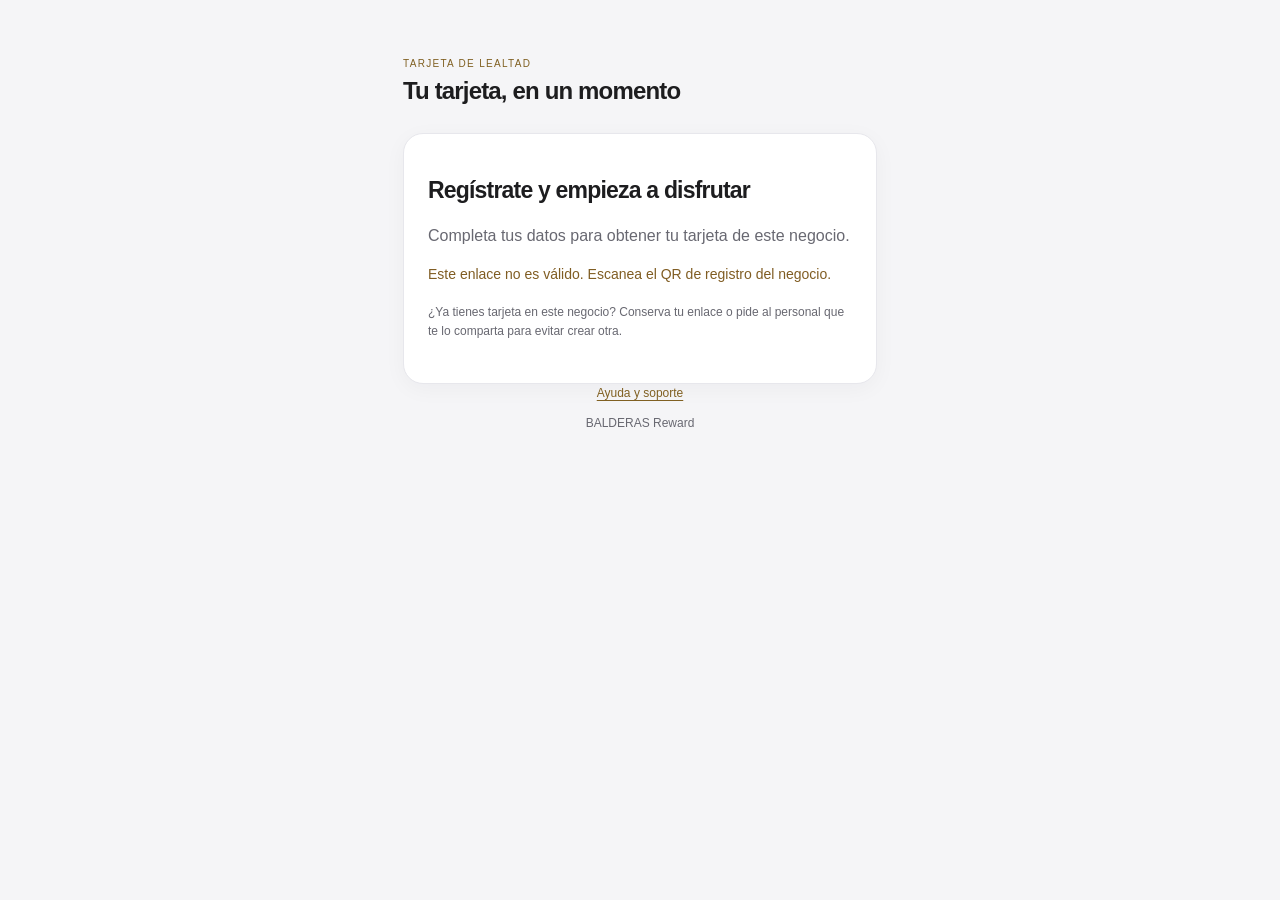
<file: registro.html>
<!doctype html><html lang="es"><head><meta charset="utf-8"><meta name="viewport" content="width=device-width,initial-scale=1"><meta name="referrer" content="no-referrer"><meta name="theme-color" content="#f5f5f7"><title>Obtén tu tarjeta | BALDERAS Reward</title><link rel="stylesheet" href="pearl-theme.css?v=53"><link rel="stylesheet" href="registration.css?v=1"></head>
<body class="registrationPage"><main class="registrationMain">
<header class="registrationBrand"><img id="registrationLogo" alt="" hidden><div><small>TARJETA DE LEALTAD</small><h1 id="registrationBusiness">Tu tarjeta, en un momento</h1></div></header>
<section class="card"><h2>Regístrate y empieza a disfrutar</h2><p class="muted">Completa tus datos para obtener tu tarjeta de este negocio.</p>
<p id="registrationStatus" role="status">Consultando el negocio…</p>
<form id="registrationForm" hidden>
<label for="registrationName">Nombre completo <span>(obligatorio)</span></label><input id="registrationName" name="name" autocomplete="name" minlength="2" maxlength="100" required>
<label for="registrationEmail">Correo electrónico <span>(opcional)</span></label><input id="registrationEmail" name="email" type="email" autocomplete="email" maxlength="254">
<label for="registrationPhone">Teléfono <span>(opcional)</span></label><input id="registrationPhone" name="phone" type="tel" inputmode="tel" autocomplete="tel" maxlength="30">
<div class="registrationHoney" aria-hidden="true"><label>Deja este campo vacío<input name="website" tabindex="-1" autocomplete="off"></label></div>
<p class="registrationNote">El negocio recibirá tus datos para administrar tu tarjeta y tus recompensas. Registrarte no te suscribe a notificaciones: podrás activarlas después desde tu tarjeta.</p>
<button id="registrationSubmit" type="submit">Crear mi tarjeta</button>
</form>
<p id="existingCard" hidden><a id="existingCardLink">Abrir mi tarjeta guardada en este dispositivo</a></p>
<p class="registrationNote">¿Ya tienes tarjeta en este negocio? Conserva tu enlace o pide al personal que te lo comparta para evitar crear otra.</p>
</section><footer><a href="./soporte.html" target="_blank" rel="noopener noreferrer">Ayuda y soporte</a><p>BALDERAS Reward</p></footer>
</main><script src="registro.js?v=1"></script></body></html>
</file>
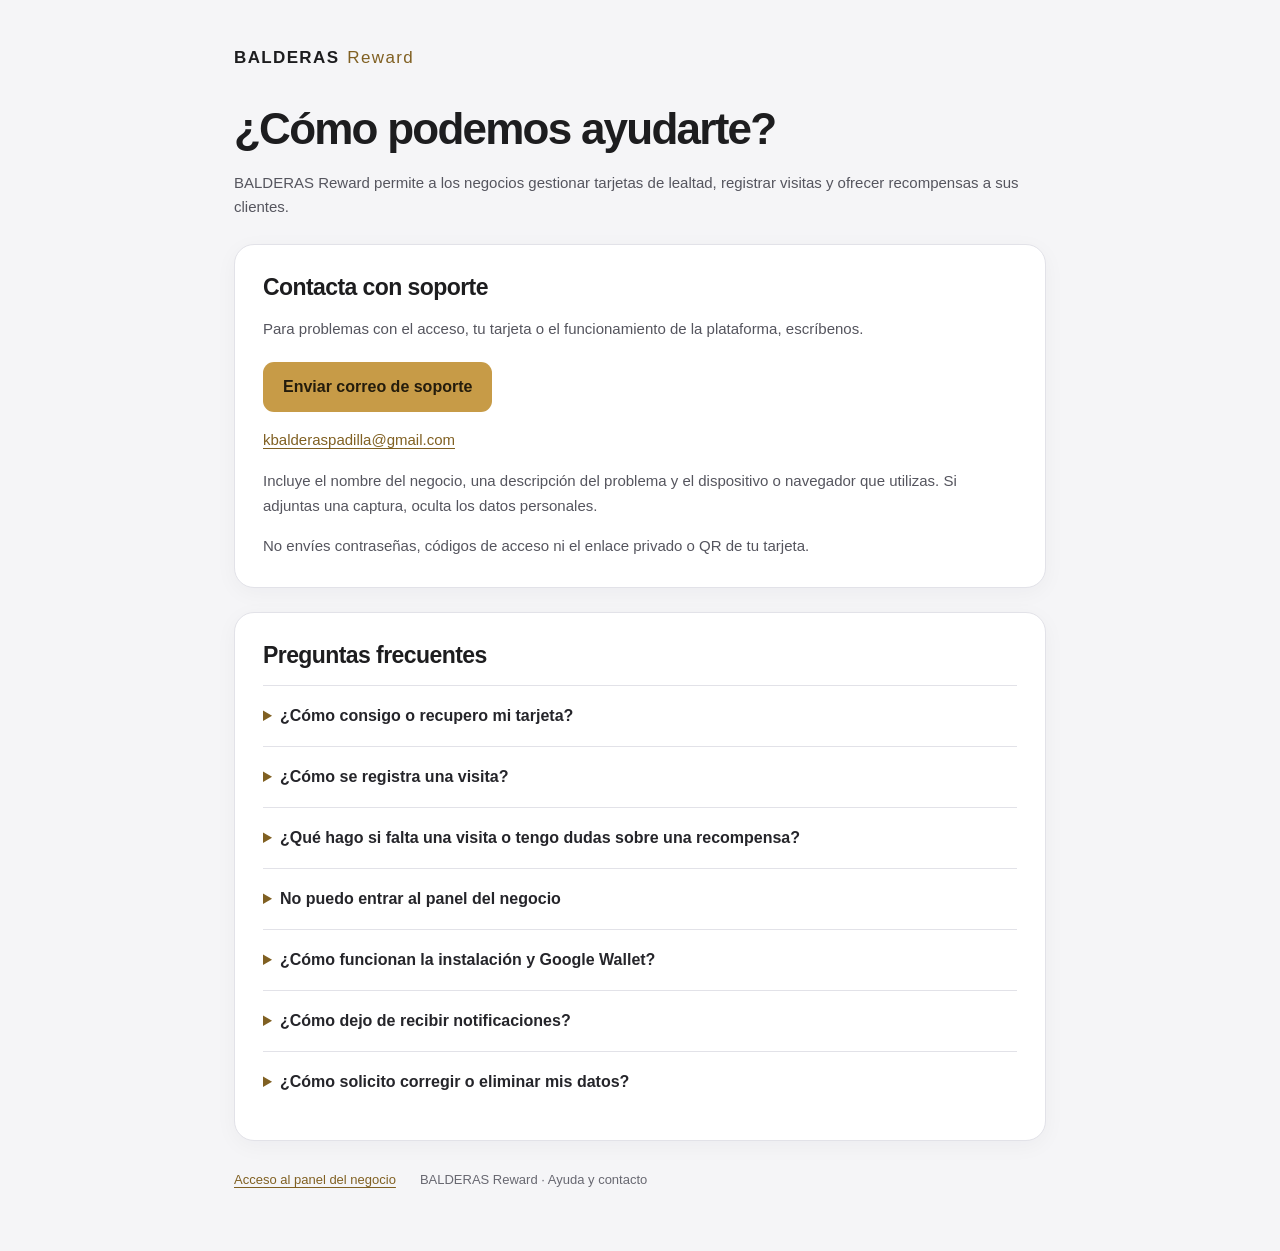
<file: soporte.html>
<!doctype html>
<html lang="es">
<head>
<meta charset="utf-8">
<meta name="viewport" content="width=device-width, initial-scale=1">
<meta name="description" content="Ayuda y contacto de BALDERAS Reward: tarjetas de lealtad, visitas y recompensas.">
<title>Soporte | BALDERAS Reward</title>
<style>
:root{color-scheme:light;background:#f5f5f7;color:#1d1d1f}
.supportPage{margin:0;background:#f5f5f7;color:#1d1d1f;font-family:-apple-system,BlinkMacSystemFont,"Segoe UI",sans-serif;line-height:1.65}
.supportPage main{max-width:860px;margin:auto;padding:44px 24px 60px}
.supportPage .brand{display:flex;align-items:baseline;gap:8px;background:transparent;padding:0;border-radius:0;font-size:17px;font-weight:750;letter-spacing:.08em;color:#1d1d1f}
.supportPage .brand span{color:#806022;font-weight:500}
.supportPage h1{font-size:clamp(30px,6vw,44px);line-height:1.15;letter-spacing:-.04em;margin:32px 0 16px;color:#1d1d1f}
.supportPage h2{font-size:23px;line-height:1.3;letter-spacing:-.025em;margin:0 0 14px;color:#1d1d1f}
.supportPage p{margin:0 0 16px;color:#55555e;font-size:15px;overflow-wrap:anywhere}
.supportPage section{background:#fff;border:1px solid #e2e2e8;border-radius:20px;padding:28px;margin:24px 0;box-shadow:0 5px 22px rgb(25 25 40 / 4%)}
.supportPage a{color:#806022;overflow-wrap:anywhere;text-underline-offset:3px}
.supportPage a:focus-visible,.supportPage summary:focus-visible{outline:3px solid #806022;outline-offset:4px}
.supportPage .button{display:inline-block;background:#c79b47;color:#241c0c;font-weight:650;padding:12px 20px;border-radius:11px;text-decoration:none;margin:4px 0 16px;min-height:44px}
.supportPage .button:hover{background:#b88b36}
.supportPage details{border-top:1px solid #e2e2e8;padding:0}
.supportPage summary{cursor:pointer;font-weight:600;color:#25252a;padding:18px 0;line-height:1.5}
.supportPage summary::marker{color:#806022}
.supportPage details[open] summary{color:#71521c}
.supportPage details p{margin:0 0 20px;padding-left:18px;color:#55555e}
.supportPage section>p:last-child{margin-bottom:0}
.supportPage footer{display:flex;flex-wrap:wrap;gap:12px 24px;font-size:13px;color:#686871;text-align:left;margin-top:28px}
.supportPage footer span{display:inline;margin:0}
@media(max-width:520px){.supportPage main{padding:28px 16px 40px}.supportPage section{padding:22px 18px;border-radius:17px}.supportPage h2{font-size:21px}.supportPage p{font-size:14px}.supportPage summary{font-size:14px}.supportPage .button{display:block;text-align:center}.supportPage .brand{font-size:14px}}
</style>
<link rel="stylesheet" href="pearl-theme.css?v=52">
</head>
<body class="supportPage">
<main>
<div class="brand">BALDERAS <span>Reward</span></div>
<h1>¿Cómo podemos ayudarte?</h1>
<p>BALDERAS Reward permite a los negocios gestionar tarjetas de lealtad, registrar visitas y ofrecer recompensas a sus clientes.</p>
<section aria-labelledby="contacto">
<h2 id="contacto">Contacta con soporte</h2>
<p>Para problemas con el acceso, tu tarjeta o el funcionamiento de la plataforma, escríbenos.</p>
<a class="button" href="mailto:kbalderaspadilla@gmail.com?subject=Soporte%20BALDERAS%20Reward">Enviar correo de soporte</a>
<p><a href="mailto:kbalderaspadilla@gmail.com">kbalderaspadilla@gmail.com</a></p>
<p>Incluye el nombre del negocio, una descripción del problema y el dispositivo o navegador que utilizas. Si adjuntas una captura, oculta los datos personales.</p>
<p>No envíes contraseñas, códigos de acceso ni el enlace privado o QR de tu tarjeta.</p>
</section>
<section aria-labelledby="ayuda">
<h2 id="ayuda">Preguntas frecuentes</h2>
<details><summary>¿Cómo consigo o recupero mi tarjeta?</summary><p>Pide al negocio donde te registraste que te comparta tu tarjeta de cliente. Conserva su enlace para consultar tus visitas y recompensas.</p></details>
<details><summary>¿Cómo se registra una visita?</summary><p>Presenta el QR de tu tarjeta al personal autorizado del negocio. El personal debe confirmar la visita para que se registre.</p></details>
<details><summary>¿Qué hago si falta una visita o tengo dudas sobre una recompensa?</summary><p>Contacta primero con el negocio: su personal gestiona tus visitas, los requisitos y el canje de recompensas. Si hay un problema técnico, escribe a nuestro correo de soporte.</p></details>
<details><summary>No puedo entrar al panel del negocio</summary><p>Utiliza “Olvidé mi contraseña” en la pantalla de acceso y revisa tu correo, incluida la carpeta de spam. Si el problema continúa, contacta con soporte.</p></details>
<details><summary>¿Cómo funcionan la instalación y Google Wallet?</summary><p>Si tu tarjeta muestra opciones de instalación o Google Wallet, sigue las instrucciones que aparecen al pulsarlas. La disponibilidad depende del dispositivo y de la configuración del servicio. En iPhone y iPad, la tarjeta instalable es una aplicación web; no es un pase de Apple Wallet.</p></details>
<details><summary>¿Cómo dejo de recibir notificaciones?</summary><p>Si activaste las notificaciones de tu tarjeta web, ábrela y utiliza “Dejar de recibir notificaciones”. También puedes administrar los permisos desde tu navegador o dispositivo. Las notificaciones de Google Wallet se gestionan por separado en sus ajustes.</p></details>
<details><summary>¿Cómo solicito corregir o eliminar mis datos?</summary><p>Contacta con el negocio donde te registraste o escribe al correo de soporte indicando tu solicitud y el nombre del negocio. Te orientaremos sobre los pasos necesarios para verificar y atender tu petición.</p></details>
</section>
<footer><a href="./index.html">Acceso al panel del negocio</a><span>BALDERAS Reward · Ayuda y contacto</span></footer>
</main>
</body>
</html>
</file>
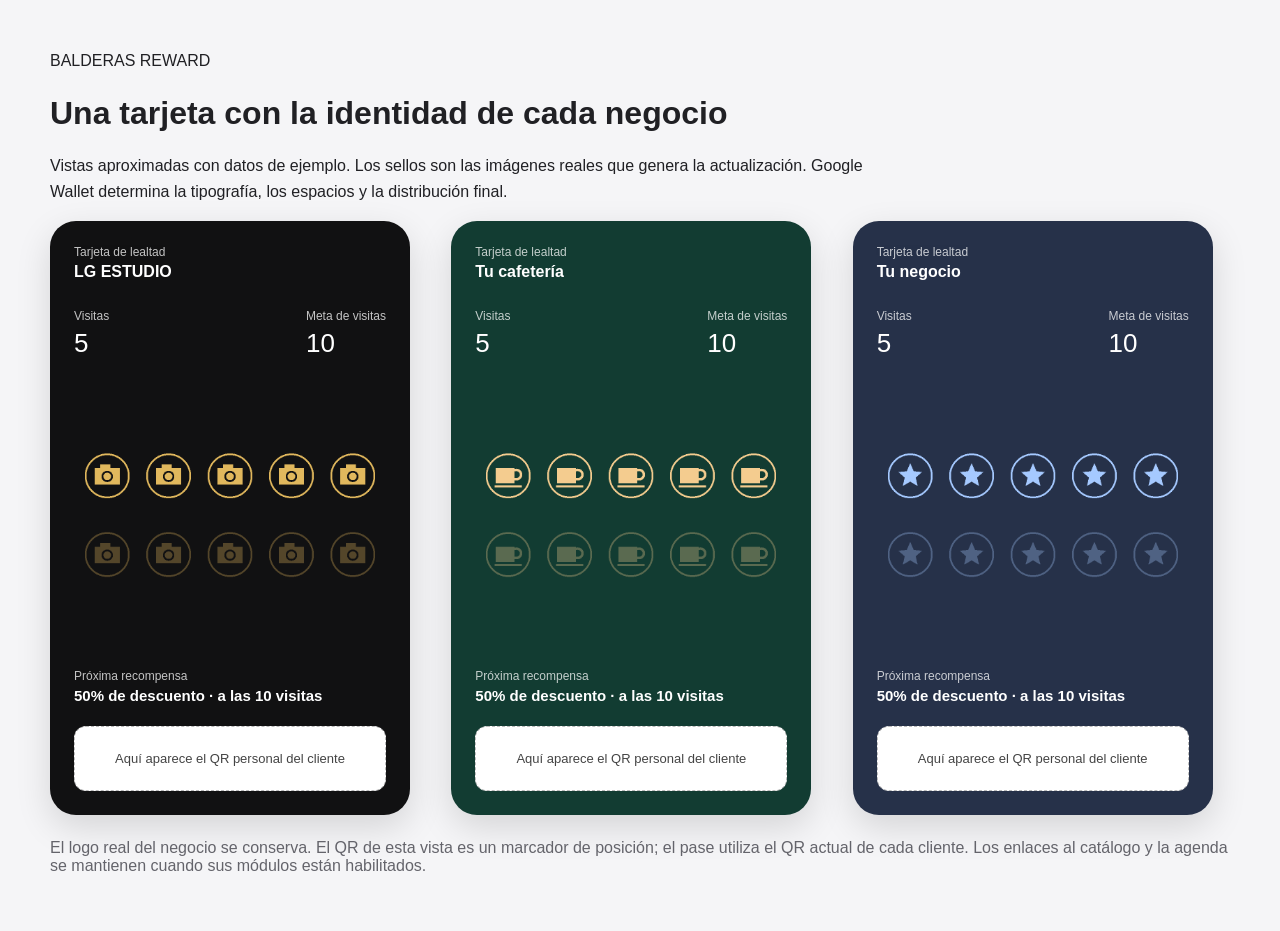
<file: docs/wallet-design/VISTA-PREVIA.html>
<!doctype html><html lang="es"><meta charset="utf-8"><meta name="viewport" content="width=device-width,initial-scale=1"><title>Diseño Wallet · BALDERAS Reward</title><style>.walletPreview{max-width:360px;margin:20px auto;border-radius:26px;overflow:hidden;box-shadow:0 12px 35px #0002;font-family:Arial,sans-serif;text-align:left}
.walletPreview header{display:flex;align-items:center;gap:12px;padding:22px 24px 12px}.walletPreview header img{width:46px;height:46px;object-fit:contain;border-radius:50%;background:#fff}
.walletPreview small{display:block;opacity:.75;font-size:12px;line-height:1.5}.walletPreview strong{display:block;line-height:1.4;overflow-wrap:anywhere}
.walletNumbers{display:flex;justify-content:space-between;padding:12px 24px}.walletNumbers strong{font-size:26px;font-weight:500}
#walletPreviewArt{display:block;width:100%;height:auto;aspect-ratio:1032/812;object-fit:contain}
.walletReward{padding:10px 24px 20px}.walletReward strong{font-size:15px}.walletQrExample{background:#fff;color:#444;border-radius:12px;margin:0 24px 24px;padding:24px;text-align:center;font-size:13px;border:1px dashed #bbb}
body{background:#f5f5f7;color:#202024;font:16px Arial;margin:0;padding:32px}main{max-width:1180px;margin:auto}.grid{display:grid;grid-template-columns:repeat(auto-fit,minmax(270px,1fr));gap:24px}.walletPreview{width:100%;margin:0;align-self:start}h1{font-size:32px}p{line-height:1.6;max-width:850px}footer{margin:24px 0;color:#64646b}</style><main><p>BALDERAS REWARD</p><h1>Una tarjeta con la identidad de cada negocio</h1><p>Vistas aproximadas con datos de ejemplo. Los sellos son las imágenes reales que genera la actualización. Google Wallet determina la tipografía, los espacios y la distribución final.</p><div class="grid"><article class="walletPreview" style="background:#111112;color:white"><header><div><small>Tarjeta de lealtad</small><strong>LG ESTUDIO</strong></div></header><div class="walletNumbers"><div><small>Visitas</small><strong>5</strong></div><div><small>Meta de visitas</small><strong>10</strong></div></div><img style="width:100%;display:block" src="[data-uri]" alt="Cinco sellos de diez"><div class="walletReward"><small>Próxima recompensa</small><strong>50% de descuento · a las 10 visitas</strong></div><div class="walletQrExample">Aquí aparece el QR personal del cliente</div></article><article class="walletPreview" style="background:#123c32;color:white"><header><div><small>Tarjeta de lealtad</small><strong>Tu cafetería</strong></div></header><div class="walletNumbers"><div><small>Visitas</small><strong>5</strong></div><div><small>Meta de visitas</small><strong>10</strong></div></div><img style="width:100%;display:block" src="[data-uri]" alt="Cinco sellos de diez"><div class="walletReward"><small>Próxima recompensa</small><strong>50% de descuento · a las 10 visitas</strong></div><div class="walletQrExample">Aquí aparece el QR personal del cliente</div></article><article class="walletPreview" style="background:#263149;color:white"><header><div><small>Tarjeta de lealtad</small><strong>Tu negocio</strong></div></header><div class="walletNumbers"><div><small>Visitas</small><strong>5</strong></div><div><small>Meta de visitas</small><strong>10</strong></div></div><img style="width:100%;display:block" src="[data-uri]" alt="Cinco sellos de diez"><div class="walletReward"><small>Próxima recompensa</small><strong>50% de descuento · a las 10 visitas</strong></div><div class="walletQrExample">Aquí aparece el QR personal del cliente</div></article></div><footer>El logo real del negocio se conserva. El QR de esta vista es un marcador de posición; el pase utiliza el QR actual de cada cliente. Los enlaces al catálogo y la agenda se mantienen cuando sus módulos están habilitados.</footer></main></html>
</file>
<file: pearl-theme.css>
:root{--pearl:#f5f5f7;--paper:#fff;--ink:#1d1d1f;--muted:#686871;--line:#e7e7ec;--gold:#c79b47;--gold-ink:#806022;--gold-soft:#f7f0e2;--green:#24734c;--shadow:0 5px 22px rgb(25 25 40 / 4%);color-scheme:light}
*{box-sizing:border-box}body{background:var(--pearl);color:var(--ink);font-family:-apple-system,BlinkMacSystemFont,"Segoe UI",sans-serif;line-height:1.5;-webkit-font-smoothing:antialiased}button,input,textarea,select{font:inherit}button{font-size:14px;font-weight:600;border-radius:12px;min-height:44px;padding:11px 16px;background:var(--gold);color:#241c0c;transition:background .15s,box-shadow .15s}button:hover{filter:brightness(.96)}button:disabled{opacity:.55;cursor:not-allowed}button:focus-visible,a:focus-visible,summary:focus-visible{outline:3px solid #a17b32;outline-offset:3px}[hidden]{display:none!important}a{color:var(--gold-ink);text-underline-offset:3px}h1,h2,h3{color:var(--ink);letter-spacing:-.035em;line-height:1.2}h1{font-size:32px}h2{font-size:21px}p{overflow-wrap:anywhere}small{font-size:12px}.muted,#status,#msg,.message{color:var(--muted)}input,select,textarea,#rewardEditorForm textarea{background:#fafafb;color:var(--ink);border:1px solid #dcdce3;border-radius:11px;padding:12px;font-size:16px;max-width:100%}input:focus,select:focus,textarea:focus{outline:2px solid #b28b40;outline-offset:1px}input[type=checkbox],input[type=radio]{width:auto;accent-color:#957027}input[type=color]{min-height:45px;width:100%;padding:4px}label{color:#50505a;font-size:13px;font-weight:600}textarea{min-height:90px;width:100%}.secondary{background:#f1f1f5;color:#383840;border:1px solid var(--line)}.card,.stats>div{background:var(--paper);border:1px solid var(--line);box-shadow:var(--shadow);border-radius:20px;padding:24px}.badge,.rolePill{background:var(--gold-soft);color:var(--gold-ink);border-radius:9px;padding:5px 10px;font-size:12px;font-weight:600}.stars,.rewardStars{color:var(--gold-ink)}.item{border-color:var(--line)}.row,.sectionhead{flex-wrap:wrap}.sectionhead h2{margin:0}.sectionhead{margin-bottom:16px}.sectionToggle{font-weight:650}.sectionToggle:disabled{opacity:1}.sectionToggle span{font-size:14px;color:var(--muted)}
/* A single theme also covers administration, recovery, and visits. */
dialog,#rewardManagerDialog,#ownerAssignmentDialog,#visitHistoryDialog,.experienceDialog,.adminModalBox{background:var(--paper);color:var(--ink);border:1px solid var(--line);border-radius:22px;box-shadow:0 25px 80px #2223;max-height:90dvh;overflow:auto}dialog::backdrop,.experienceDialog::backdrop,#rewardManagerDialog::backdrop,#ownerAssignmentDialog::backdrop,#visitHistoryDialog::backdrop{background:#24263266;backdrop-filter:blur(4px)}.adminModal{background:#24263266;backdrop-filter:blur(4px)}.adminModalBox{padding:28px}.adminModalHeader h2,.eyebrow,.businessAdminName,.businessStatus{color:var(--gold-ink)}.businessAdminItem,.ownerAdminItem,.staffItem,.rewardProgress,.rewardCard,.brandingPreview{background:#fafafb;border-color:var(--line);color:var(--ink)}.businessAdminItem{padding:18px}.businessAdminItem button{margin:4px}.businessStatus.ownerActive,.rewardState.ready,.rewardAvailable{color:var(--green)}.businessStatus.ownerInactive{color:#ac3131}.businessAdminMeta,.rewardCounter,.rewardDescription{color:var(--muted)}.closeAdminButton{background:#f0f0f4;color:#333}.dangerButton{background:#fae9e9;color:#a42525}.historyTable th,.historyTable td{border-color:var(--line)}.historyTable th{background:#f5f5f7}.adminMenu{gap:10px}#rewardEditorForm,#progressDesignForm{border-color:var(--line)}.rewardAvailable{background:#eaf5ed;border-radius:10px}.redeemButton{background:var(--gold);color:#241c0c}.experienceDialog details{border-bottom:1px solid var(--line)}.experienceDialog summary{font-size:16px}.experienceDialog .sectionhead{align-items:center}#businessManageModal button[aria-pressed=true]{border-color:var(--gold);color:var(--gold-ink)}
/* Workspace */
.dashboardPage main{max-width:1440px;padding:32px 36px;margin:auto}.dashboardPage main>header{letter-spacing:.08em;color:var(--ink);max-width:450px;margin:36px auto 26px}.dashboardPage main>header span{color:var(--gold-ink)}.dashboardPage:has(#app:not([hidden])) main{padding-left:268px}.dashboardPage:has(#app:not([hidden])) main>header{display:none}.workspaceSidebar{position:fixed;left:0;top:0;bottom:0;width:236px;background:#f8f8fa;border-right:1px solid var(--line);padding:32px 18px;display:flex;flex-direction:column;z-index:5;overflow:auto}.sideBrand{display:flex;align-items:center;gap:12px;margin:0 10px 36px}.brandMonogram{font-family:Georgia,serif;font-size:36px;color:var(--gold-ink);letter-spacing:-5px;padding-right:5px}.sideBrand strong{font-size:14px;letter-spacing:.06em}.sideBrand strong span{display:block;font-weight:400;color:var(--gold-ink);letter-spacing:.02em}.businessSlot{padding:0 12px 20px}.businessSlot small{display:block;color:var(--muted);font-size:10px;letter-spacing:.13em;margin-bottom:10px}#sideBusinessName{font-weight:650;font-size:15px;overflow-wrap:anywhere;margin-bottom:10px}#businessSelector{width:100%;font-size:13px;margin-bottom:12px}.workspaceSidebar nav{display:grid;gap:6px}.workspaceSidebar nav button{display:flex;align-items:center;gap:13px;background:transparent;color:#44444b;text-align:left;width:100%;font-size:14px;font-weight:500;padding:12px 14px}.workspaceSidebar nav button[aria-current=page]{background:#eee9dd;color:#6e501c;font-weight:650}.workspaceSidebar svg{width:20px;height:20px;flex:none}.sideFooter{margin-top:auto;padding:38px 12px 0;font-size:11px;color:var(--muted)}.top{margin:10px 0 24px;align-items:flex-start}.top h1{margin:3px 0 6px}.pageEyebrow{font-size:10px;letter-spacing:.16em;color:var(--gold-ink);font-weight:700;margin:0}.pageSubtitle{color:var(--muted);font-size:15px;margin:0}.workspaceTools{display:flex;justify-content:flex-end;margin-bottom:16px}#quickNewClient{background:#242426;color:white}.stats{gap:18px;margin-bottom:24px}.stats>div{position:relative;text-align:left;display:flex;flex-direction:column;padding:22px 24px;min-height:126px}.stats b{font-size:38px;line-height:1.1;color:var(--ink);letter-spacing:-.04em;margin-top:8px;order:1}.stats small{font-size:13px;color:var(--muted)}.stats #visitPeriod{position:absolute;right:12px;bottom:12px;width:auto;font-size:11px;padding:5px 7px;border-radius:8px;min-height:28px}.stats .visitStat{padding-right:86px}#businessWorkspace>.card{margin:20px 0}.workspaceOff{display:none!important}.customerSearch{display:flex;align-items:center;gap:16px;background:#f8f8fa;border-radius:12px;padding:0 12px;margin:14px 0}.customerSearch span{white-space:nowrap;font-weight:400}.customerSearch input{background:transparent;border:none;margin:0;font-size:14px}.customerSearch input:focus{outline:none}.customerSearch:focus-within{outline:2px solid var(--gold)}#customers>.item{padding:0;border-bottom:1px solid var(--line);border-top:0}#customers>.item:last-child{border-bottom:0}.customerDetails>summary{list-style:none;display:flex;align-items:center;gap:12px;padding:18px 0;cursor:pointer}.customerDetails>summary::-webkit-details-marker{display:none}.customerAvatar{width:40px;height:40px;display:grid;place-items:center;flex:none;background:#efe8da;color:#7b5b25;font-weight:600;font-size:13px;border-radius:50%}.customerDetails:nth-child(2n) .customerAvatar{background:#e9eef5}.customerDetails>summary>.row{flex:1;min-width:0}.customerDetails>summary .row>div{min-width:0}.customerDetails>summary b{font-size:14px;overflow-wrap:anywhere}.customerDetails>summary .muted{font-size:12px}.customerDetails>summary:after{content:'›';font-size:23px;color:#73737b;margin-left:8px}.customerDetails[open]>summary:after{transform:rotate(90deg)}.customerDetailBody{padding:0 0 22px 52px}.customerDetailBody .stars{font-size:22px}.customerDetailBody .rewardProgress{border:1px solid var(--line);border-radius:14px;padding:16px;margin:10px 0}.customerDetailBody .rewardTitle{color:var(--ink);font-size:15px}.customerDetailBody .rewardStars{font-size:19px}.customerDetailBody .customerActions button{min-width:120px;font-size:12px}.customerDetails summary .badge{min-width:65px;text-align:center}.customerDetails summary .customerBar{height:5px;width:90px;border-radius:4px;background:#ededf0;overflow:hidden}.customerBar i{display:block;background:var(--gold);height:100%;border-radius:4px}.quickCards{display:grid;grid-template-columns:1fr 1fr;gap:20px}.quickCards .card{margin:0}.quickCards p{font-size:14px;color:var(--muted)}.quickCards button{margin-top:6px}.quickCards h2{font-size:18px}#staffSection .item{padding:16px 0}.dashboardPage #login{max-width:450px;margin:0 auto 40px;padding:36px}.loginMark{display:grid;place-items:center;background:var(--gold-soft);color:var(--gold-ink);font:32px Georgia,serif;width:66px;height:66px;border-radius:18px;margin-bottom:24px}#login h1{font-size:28px}#login label{display:block;margin-top:18px}#login form>button{width:100%;margin-top:12px}#login #forgotPassword{background:transparent;border:none;color:var(--gold-ink)}
/* Loyalty card */
.customerPage{background:var(--pearl);color:var(--ink)}.cardPage{max-width:490px;padding:28px 20px 40px}.brand{display:grid;grid-template-columns:auto 1fr;column-gap:14px;align-items:center;text-align:left;background:#ffffffed;padding:16px;border-radius:18px}.brand .logoBox{grid-row:1/3;width:54px;height:54px;border-radius:50%;box-shadow:none;padding:4px;border:1px solid var(--line)}.brand .logoBox img{width:100%;height:100%;object-fit:contain}.brand:has(.logoBox[hidden]){grid-template-columns:1fr}.brand #businessName{color:var(--ink);font-size:15px;letter-spacing:.1em;font-weight:700}.brand .loyaltyLabel{font-size:10px;color:var(--muted);letter-spacing:.06em;margin:0}#cardWelcomeText{font-size:13px;color:#53535c;margin:14px 4px}.customerCard{background:#fff;border:1px solid var(--line);box-shadow:var(--shadow);border-radius:22px;text-align:left;padding:24px;margin-top:20px}.customerCard .welcome{font-size:14px;color:var(--muted)}.customerCard h1{font-size:28px;margin:2px 0 12px;color:var(--ink)}.activeBadge{background:#edf6f0;color:var(--green);font-size:10px;letter-spacing:0;text-transform:none}.mainCounter{color:var(--ink);font-size:38px;letter-spacing:-.04em;margin-top:18px}.mainStars{font-size:clamp(18px,5vw,27px);margin-top:22px;letter-spacing:1px;color:var(--gold-ink)}.availableText{color:var(--muted);font-size:12px;letter-spacing:0}.progressSection{margin-top:24px}.sectionTitle{text-align:left;font-size:18px;color:var(--ink);letter-spacing:-.02em;text-transform:none;margin:0 4px 12px}.reward{background:#fff;border:1px solid var(--line);box-shadow:var(--shadow);padding:20px;border-radius:18px}.reward.unlocked{background:#fcf7ed;border-color:#eddfbf;box-shadow:none}.reward #rewardName,.reward .rewardName{color:var(--ink);font-size:16px}.rewardDescription{color:var(--muted);font-size:13px}.rewardStars{font-size:21px}.rewardCounter{font-size:12px;color:var(--muted)}.rewardAvailable{font-size:11px;letter-spacing:0;padding:9px}.qrSection{background:#fff;border:1px solid var(--line);box-shadow:var(--shadow);padding:24px 18px;border-radius:20px;margin-top:24px}.qrTitle{color:var(--ink);font-size:18px;font-weight:650;letter-spacing:-.02em}.qrText{color:var(--muted);font-size:12px}.qrBox{border-radius:12px;padding:8px}#checkinLink:not([hidden]){color:var(--gold-ink);font-size:13px;margin:14px auto 0;display:block;text-align:center;max-width:100%}.qrSecurity{color:var(--muted);font-size:10px}#cardExperience{margin-top:28px}#cardExperience h2{font-size:19px}#cardExperience button{background:#fff;color:var(--gold-ink);border:1px solid #c5aa74;font-weight:600;min-height:48px}#cardExperience button:hover{background:var(--gold-soft)}#cardExperienceMessage{color:var(--muted);font-size:13px}footer{color:var(--muted)}footer strong{color:#55555e}footer strong b{color:var(--gold-ink)}
@media(min-width:1500px){.workspaceSidebar{left:calc((100vw - 1440px)/2)}}
@media(max-width:1000px){.dashboardPage main{padding:24px}.dashboardPage:has(#app:not([hidden])) main{padding-left:226px}.workspaceSidebar{width:202px;padding:24px 12px}.sideBrand{margin-left:4px;gap:8px}.stats{gap:10px}.stats>div{padding:18px 14px}.sectionhead{gap:8px}.sectionhead button{font-size:12px}.stats b{font-size:32px}}
@media(max-width:720px){.dashboardPage:has(#app:not([hidden])) main{padding:0 16px 28px}.workspaceSidebar{position:relative;width:auto;left:auto;top:auto;bottom:auto;margin:0 -16px 24px;padding:18px 16px 12px;border-right:0;border-bottom:1px solid var(--line);overflow:visible}.sideBrand{margin:0 0 16px}.sideBrand strong span{display:inline;margin-left:4px}.brandMonogram{font-size:26px}.businessSlot{padding:0 0 12px;display:flex;align-items:center;flex-wrap:wrap;gap:8px}.businessSlot small{display:none}#sideBusinessName{font-size:12px;margin:0}#businessSelector{width:auto;max-width:220px;margin:0;min-height:36px;padding:6px}.rolePill{margin-left:auto;font-size:10px}.workspaceSidebar nav{display:flex;overflow-x:auto;gap:4px;padding-bottom:4px}.workspaceSidebar nav button{flex:0 0 auto;width:auto;gap:7px;padding:9px 11px;font-size:12px;min-height:44px}.workspaceSidebar nav svg{width:16px;height:16px}.sideFooter{display:none}.top h1{font-size:28px}.top{margin:0 0 18px}.pageSubtitle{font-size:13px}.top #logout{min-height:36px;font-size:12px;padding:7px 11px}.stats{gap:8px}.stats>div{padding:16px 10px;min-height:132px}.stats small{font-size:11px}.stats b{font-size:29px}.stats .visitStat{padding-right:10px}.stats #visitPeriod{position:static;align-self:flex-start;margin-top:8px;order:2}.card{padding:18px;border-radius:17px}.workspaceTools{margin-bottom:14px}#quickNewClient{font-size:13px}.quickCards{grid-template-columns:1fr}.customerDetails>summary{gap:9px}.customerAvatar{width:34px;height:34px;font-size:11px}.customerDetails>summary .row{gap:7px}.customerDetails summary .customerBar{display:none}.customerDetailBody{padding-left:0}.customerSearch{display:block;padding:8px 12px}.customerSearch span{font-size:11px}.customerSearch input{font-size:14px;padding:5px 0}.customerDetails>summary b{font-size:13px}.sectionhead h2{font-size:19px}.sectionhead .compact{font-size:11px;min-height:38px;padding:8px}.adminModalBox{padding:20px;width:calc(100% - 24px);max-height:92dvh}.adminModal{padding:12px}.adminModalHeader h2{font-size:22px}.dashboardPage #login{padding:26px}.dashboardPage main>header{margin-top:24px;font-size:14px}.cardPage{padding:18px 14px 32px}.historyFilters{display:grid;grid-template-columns:1fr}.customerActions button{flex:1 1 130px}.brand .logoBox{width:46px;height:46px}.customerCard{padding:22px}.mainStars{overflow-wrap:anywhere}}
@media(prefers-reduced-motion:reduce){*{transition:none!important;scroll-behavior:auto!important}}
/* Legacy containers inherit the same light surfaces. */
.inviteCard,#superAdminSection,.staffCard,.businessAdminInfo div{background:#fff;color:var(--ink);border-color:var(--line)}#superAdminSection h2,.businessAdminTop strong{color:var(--ink)}#visitPeriod{background:#f6f4ef;color:var(--gold-ink);border-color:#e2dacb}.stats .visitStat{align-items:flex-start}.businessAdminInfo div{background:#f5f5f7}#newBusinessForm label,#addStaffForm label{color:var(--muted)}.inviteCard{box-shadow:var(--shadow)}.customerPage #mainStars{color:var(--gold-ink)}

/* Support is available for every role and from the public card. */
.workspaceSidebar nav .supportNav{display:flex;align-items:center;gap:13px;padding:12px 14px;min-height:44px;border-radius:12px;font-size:14px;color:#44444b;text-decoration:none;white-space:nowrap}.workspaceSidebar nav .supportNav:hover{background:#eee9dd;color:#6e501c}.supportLink{display:inline-block;padding:10px 12px;min-height:44px;font-size:13px;font-weight:600;color:#806022;text-underline-offset:3px}.cardSupport{margin:16px 0 0}.loginSupport{text-align:center;margin:12px 0 0}@media(max-width:720px){.workspaceSidebar nav .supportNav{flex:0 0 auto;gap:7px;padding:9px 11px;font-size:12px}}
</file>
<file: registration.css>
.registrationMain{max-width:510px;margin:auto;padding:32px 18px}.registrationBrand{display:flex;align-items:center;gap:14px;margin:10px 0 24px}.registrationBrand img{height:56px;width:56px;object-fit:contain;background:white;padding:5px;border-radius:15px}.registrationBrand h1{font-size:24px;margin:3px 0}.registrationBrand small{font-size:10px;letter-spacing:.13em;color:#806022}.registrationMain h2{font-size:23px}.registrationMain .card{padding:24px}.registrationMain label{display:block;margin:16px 0 5px}.registrationMain label span{font-weight:400;color:#686871}.registrationMain input{width:100%;margin:0}.registrationNote{font-size:12px;color:#686871;margin:18px 0;line-height:1.6}.registrationMain form button{width:100%;margin-top:4px}.registrationMain footer{text-align:center;font-size:12px}.registrationHoney{position:absolute;width:1px;height:1px;overflow:hidden;clip-path:inset(50%)}#registrationStatus{color:#805d23;font-size:14px;overflow-wrap:anywhere}#registrationStatus:empty{display:none}#existingCard{font-size:13px}.registrationQrDialog{width:min(530px,94vw);padding:24px}.registrationQrDialog #businessRegistrationQR{display:flex;justify-content:center;padding:20px;background:white;border-radius:16px}.registrationQrDialog #businessRegistrationQR img,.registrationQrDialog #businessRegistrationQR canvas{max-width:100%;height:auto}.registrationQrDialog input{width:100%;font-size:12px}.registrationQrDialog .qrActions{display:flex;flex-wrap:wrap;gap:8px;margin:16px 0}.registrationQrDialog .qrActions button,.registrationQrDialog .qrActions a{flex:1 1 120px}.registrationQrDialog .qrActions a{display:flex;justify-content:center;align-items:center;font-size:13px}.registrationQrDialog p{font-size:13px}.workspaceSidebar nav #registrationMenu{display:flex;align-items:center;gap:13px}.registrationQrDialog #registrationQrStatus{color:#805d23}#refreshClients{font-size:12px}@media print{body:has(.registrationQrDialog[open])>*:not(.registrationQrDialog){display:none!important}.registrationQrDialog[open]{position:static;display:block;border:none;box-shadow:none;width:100%;max-height:none}.registrationQrDialog[open]::backdrop{background:white}.registrationQrDialog .qrActions,.registrationQrDialog #registrationQrClose,.registrationQrDialog #registrationQrStatus{display:none!important}}

.registrationPrintBrand{text-align:center;margin:18px 0 8px}.registrationPrintBrand img{display:block;object-fit:contain;width:120px;height:100px;margin:0 auto 12px}.registrationPrintBrand h2{font-size:24px;margin:8px 0}.registrationPrintBrand p{margin:8px 0}.registrationStaffHint{display:none}#registrationPrintUrl{display:none}
@media print{body:has(.registrationQrDialog[open]){background:white!important}.registrationQrDialog[open]{inset:auto;margin:0 auto!important;padding:18mm 8mm!important;width:100%!important;max-width:170mm!important;overflow:visible!important;color:#111!important;background:white!important;break-inside:avoid}.registrationQrDialog>.sectionhead,.registrationQrDialog>label,.registrationQrDialog>input{display:none!important}.registrationPrintBrand img{width:45mm;height:35mm}.registrationPrintBrand h2{font-size:26pt}.registrationPrintBrand p{font-size:14pt}.registrationQrDialog #businessRegistrationQR{padding:8mm}.registrationQrDialog #businessRegistrationQR img,.registrationQrDialog #businessRegistrationQR canvas{width:65mm!important;height:65mm!important}#registrationPrintUrl{display:block;font-size:9pt;overflow-wrap:anywhere;text-align:center;margin-top:8mm}}
</file>
